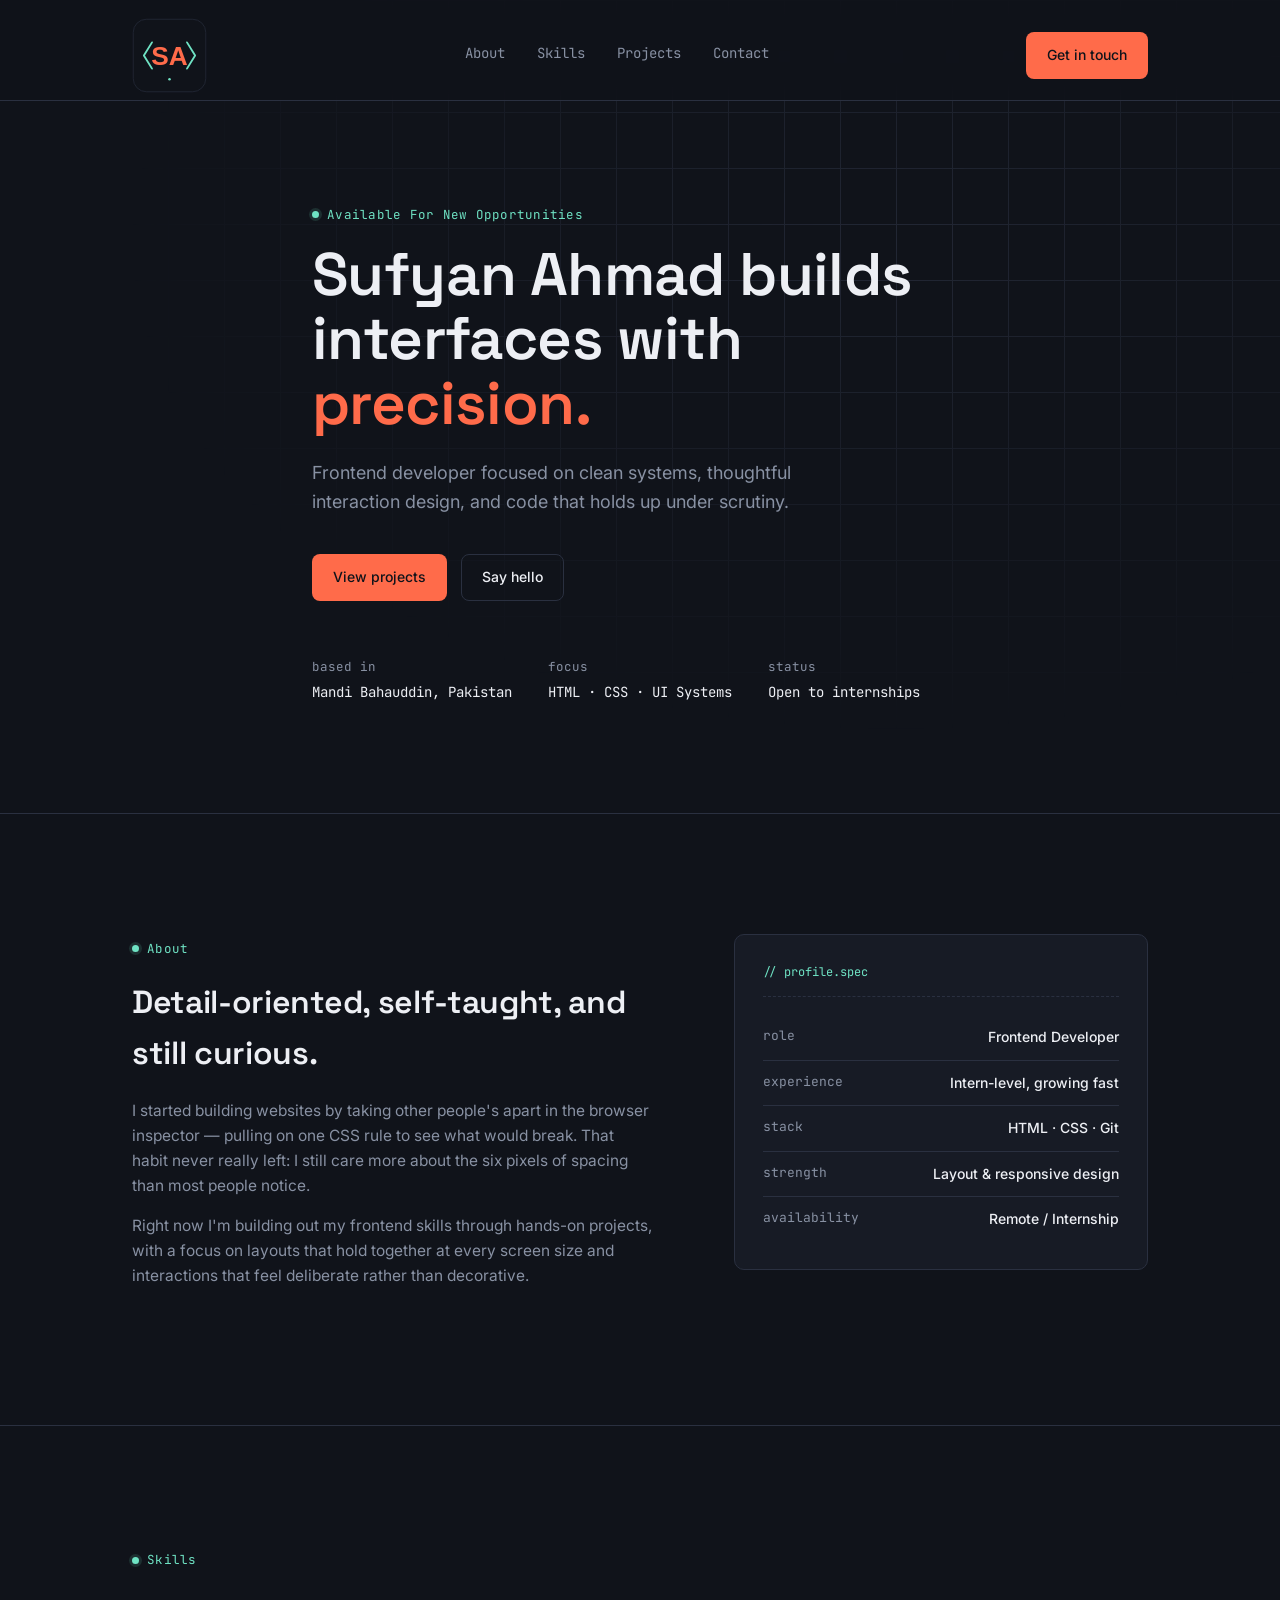
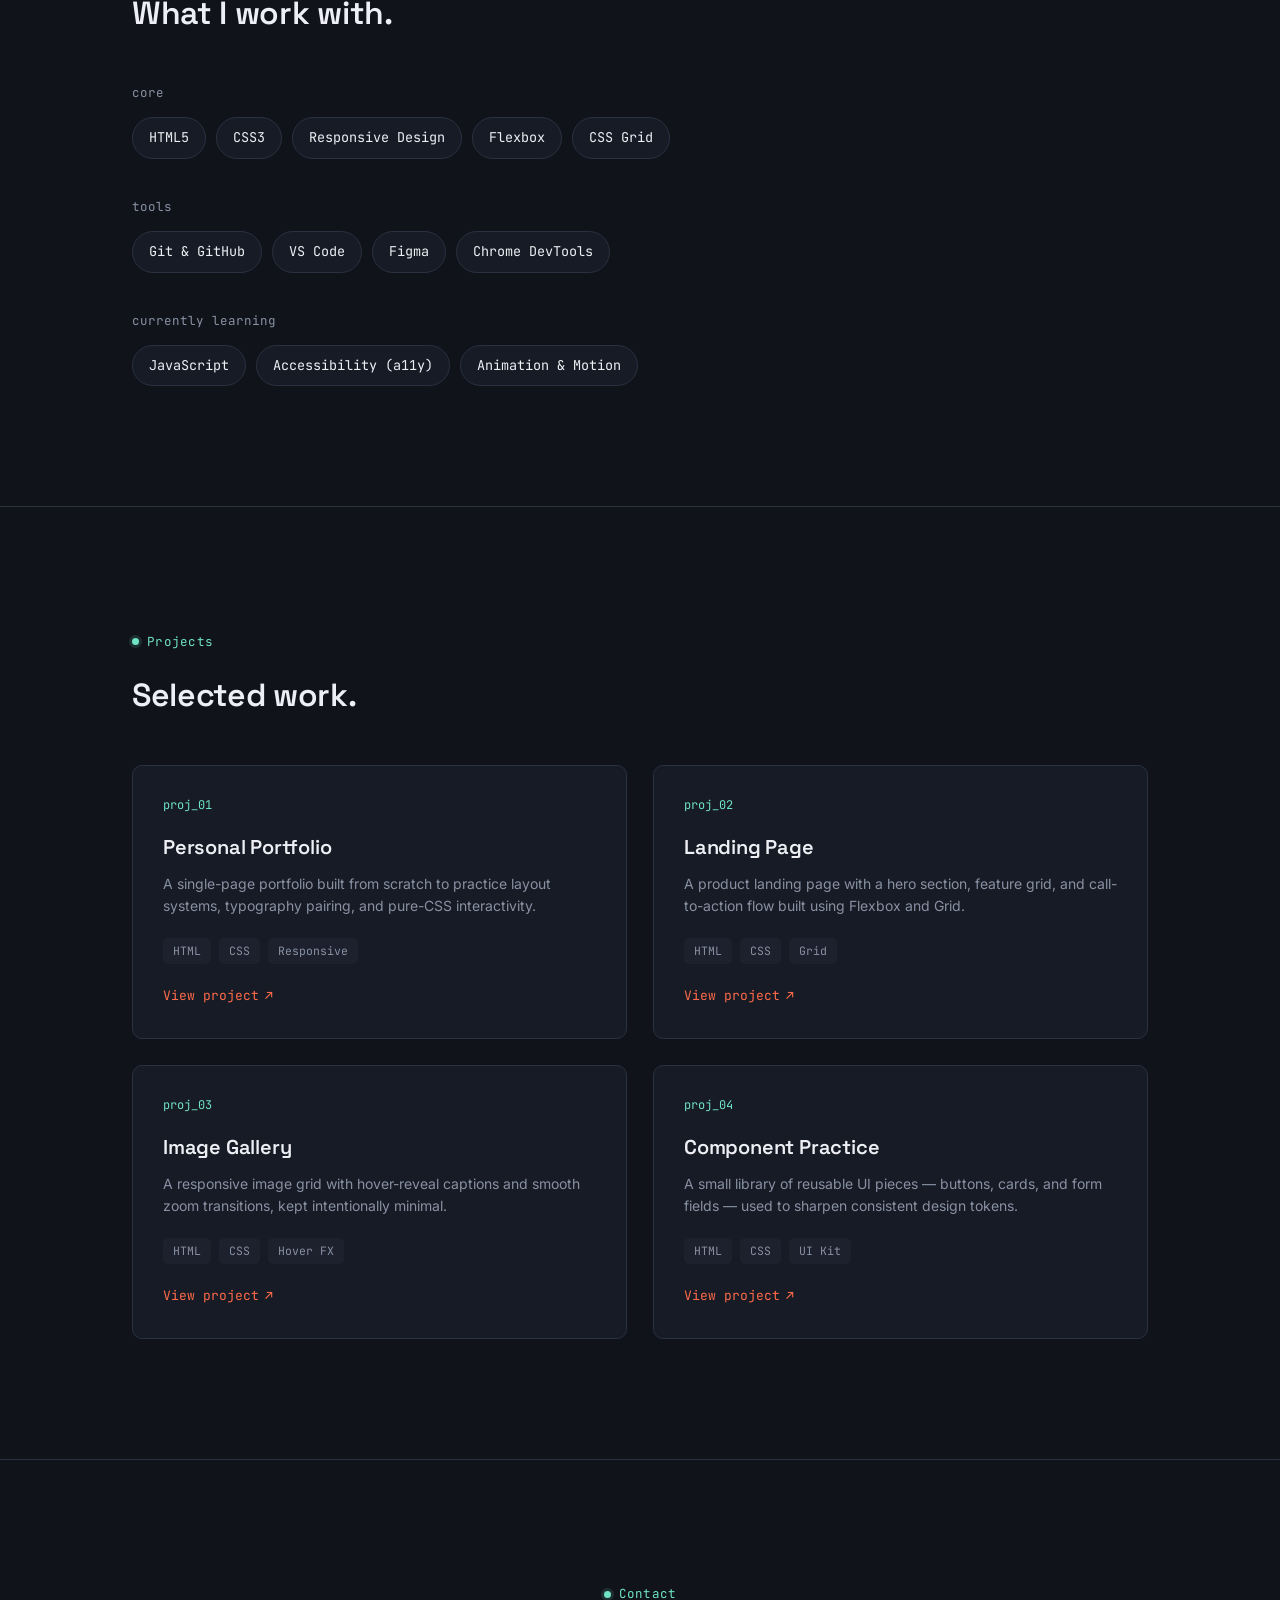
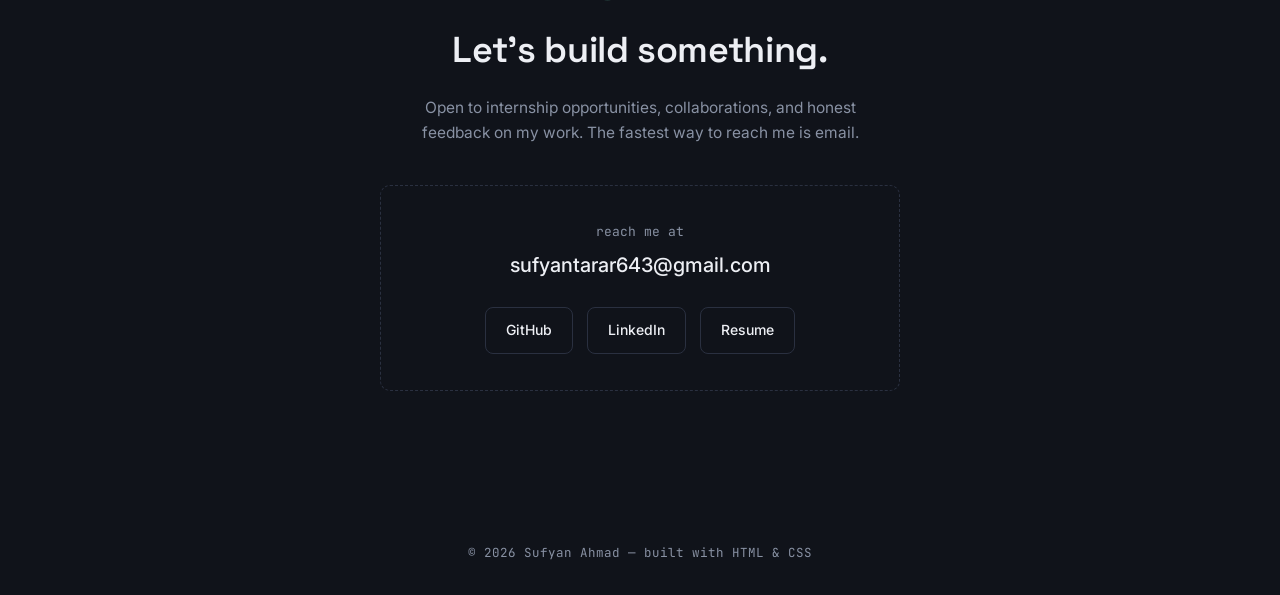
<file: index.html>
<!DOCTYPE html>
<html lang="en">
<head>
<meta charset="UTF-8">
<meta name="viewport" content="width=device-width, initial-scale=1.0">
<title>Alex Rivera — Frontend Developer</title>
<link rel="preconnect" href="https://fonts.googleapis.com">
<link rel="preconnect" href="https://fonts.gstatic.com" crossorigin>
<link href="https://fonts.googleapis.com/css2?family=Space+Grotesk:wght@400;500;600;700&family=Inter:wght@400;500;600&family=JetBrains+Mono:wght@400;500&display=swap" rel="stylesheet">
<link rel="stylesheet" href="style.css">
</head>
<body>

  <header>
    <nav class="wrap">
      <div class="logo"><img src="logo-sa.svg" alt="SA logo" style="height: 75px; width: 75px;"></div>
      <div class="nav-links">
        <a href="#about">About</a>
        <a href="#skills">Skills</a>
        <a href="#projects">Projects</a>
        <a href="#contact">Contact</a>
      </div>
      <a href="#contact" class="btn btn-primary">Get in touch</a>
    </nav>
  </header>

  <section class="hero">
    <div class="wrap hero-inner">
      <span class="eyebrow">Available for new opportunities</span>
      <h1>Sufyan Ahmad builds<br>interfaces with <span class="accent">precision.</span></h1>
      <p class="lead">Frontend developer focused on clean systems, thoughtful interaction design, and code that holds up under scrutiny.</p>
      <div class="hero-actions">
        <a href="#projects" class="btn btn-primary">View projects</a>
        <a href="#contact" class="btn btn-ghost">Say hello</a>
      </div>
      <div class="hero-meta">
        <div>based in<span>Mandi Bahauddin, Pakistan</span></div>
        <div>focus<span>HTML · CSS · UI Systems</span></div>
        <div>status<span>Open to internships</span></div>
      </div>
    </div>
  </section>

  <section id="about">
    <div class="wrap about-grid">
      <div>
        <span class="eyebrow">About</span>
        <h2>Detail-oriented, self-taught, and still curious.</h2>
        <p>I started building websites by taking other people's apart in the browser inspector — pulling on one CSS rule to see what would break. That habit never really left: I still care more about the six pixels of spacing than most people notice.</p>
        <p>Right now I'm building out my frontend skills through hands-on projects, with a focus on layouts that hold together at every screen size and interactions that feel deliberate rather than decorative.</p>
      </div>
      <div class="spec-sheet">
        <div class="spec-title">// profile.spec</div>
        <div class="spec-row"><span class="k">role</span><span class="v">Frontend Developer</span></div>
        <div class="spec-row"><span class="k">experience</span><span class="v">Intern-level, growing fast</span></div>
        <div class="spec-row"><span class="k">stack</span><span class="v">HTML · CSS · Git</span></div>
        <div class="spec-row"><span class="k">strength</span><span class="v">Layout & responsive design</span></div>
        <div class="spec-row"><span class="k">availability</span><span class="v">Remote / Internship</span></div>
      </div>
    </div>
  </section>

  <section id="skills">
    <div class="wrap">
      <span class="eyebrow">skills</span>
      <h2 style="font-size:32px; margin-bottom:44px;">What I work with.</h2>

      <div class="skills-cat">
        <span class="cat-label">core</span>
        <div class="pill-row">
          <span class="pill">HTML5</span>
          <span class="pill">CSS3</span>
          <span class="pill">Responsive Design</span>
          <span class="pill">Flexbox</span>
          <span class="pill">CSS Grid</span>
        </div>
      </div>

      <div class="skills-cat">
        <span class="cat-label">tools</span>
        <div class="pill-row">
          <span class="pill">Git & GitHub</span>
          <span class="pill">VS Code</span>
          <span class="pill">Figma</span>
          <span class="pill">Chrome DevTools</span>
        </div>
      </div>

      <div class="skills-cat">
        <span class="cat-label">currently learning</span>
        <div class="pill-row">
          <span class="pill">JavaScript</span>
          <span class="pill">Accessibility (a11y)</span>
          <span class="pill">Animation & Motion</span>
        </div>
      </div>
    </div>
  </section>

  <section id="projects">
    <div class="wrap">
      <span class="eyebrow">projects</span>
      <h2 style="font-size:32px;">Selected work.</h2>

      <div class="project-grid">
        <div class="project-card">
          <span class="project-index mono">proj_01</span>
          <h3>Personal Portfolio</h3>
          <p>A single-page portfolio built from scratch to practice layout systems, typography pairing, and pure-CSS interactivity.</p>
          <div class="tag-row"><span class="tag">HTML</span><span class="tag">CSS</span><span class="tag">Responsive</span></div>
          <a href="#" class="project-link">View project <span class="arrow">↗</span></a>
        </div>

        <div class="project-card">
          <span class="project-index mono">proj_02</span>
          <h3>Landing Page</h3>
          <p>A product landing page with a hero section, feature grid, and call-to-action flow built using Flexbox and Grid.</p>
          <div class="tag-row"><span class="tag">HTML</span><span class="tag">CSS</span><span class="tag">Grid</span></div>
          <a href="#" class="project-link">View project <span class="arrow">↗</span></a>
        </div>

        <div class="project-card">
          <span class="project-index mono">proj_03</span>
          <h3>Image Gallery</h3>
          <p>A responsive image grid with hover-reveal captions and smooth zoom transitions, kept intentionally minimal.</p>
          <div class="tag-row"><span class="tag">HTML</span><span class="tag">CSS</span><span class="tag">Hover FX</span></div>
          <a href="#" class="project-link">View project <span class="arrow">↗</span></a>
        </div>

        <div class="project-card">
          <span class="project-index mono">proj_04</span>
          <h3>Component Practice</h3>
          <p>A small library of reusable UI pieces — buttons, cards, and form fields — used to sharpen consistent design tokens.</p>
          <div class="tag-row"><span class="tag">HTML</span><span class="tag">CSS</span><span class="tag">UI Kit</span></div>
          <a href="#" class="project-link">View project <span class="arrow">↗</span></a>
        </div>
      </div>
    </div>
  </section>

  <section id="contact" class="contact-section">
    <div class="wrap">
      <span class="eyebrow">contact</span>
      <h2>Let's build something.</h2>
      <p>Open to internship opportunities, collaborations, and honest feedback on my work. The fastest way to reach me is email.</p>
      <div class="contact-card">
        <div class="mono" style="font-size:13px; color:var(--text-muted); margin-bottom:6px;">reach me at</div>
        <a href="mailto:alex.rivera@example.com" style="font-size:20px; font-weight:500;">sufyantarar643@gmail.com</a>
        <div class="contact-links">
          <a href="https://github.com/sufyan643" class="btn btn-ghost"  rel="noopener noreferrer" >GitHub</a>
          <a href="https://www.linkedin.com/in/sufyan-tarar-206101359/"  target="_blank"  rel="noopener noreferrer"    class="btn btn-ghost">LinkedIn</a>
          <a href="#" class="btn btn-ghost">Resume</a>
        </div>
      </div>
    </div>
  </section>

  <footer>
    <div class="wrap">© 2026 Sufyan Ahmad — built with HTML & CSS</div>
  </footer>

</body>
</html>
</file>
<file: style.css>
/* ============ Design tokens ============ */
:root{
  --bg:            #10131a;
  --surface:       #171b25;
  --surface-2:     #1c212d;
  --line:          #2a3040;
  --text:          #edeff4;
  --text-muted:    #8891a3;
  --accent:        #ff6b4a;   /* coral — CTAs, primary interactive */
  --accent-soft:   #ff6b4a22;
  --mint:          #6fe3c4;   /* mint — spec tags, annotations */
  --mint-soft:     #6fe3c422;
  --radius:        10px;
}

*{ margin:0; padding:0; box-sizing:border-box; }

html{ scroll-behavior:smooth; }

body{
  background:var(--bg);
  color:var(--text);
  font-family:'Inter', sans-serif;
  line-height:1.6;
  -webkit-font-smoothing:antialiased;
}

h1,h2,h3{ font-family:'Space Grotesk', sans-serif; font-weight:600; letter-spacing:-0.01em; }

a{ color:inherit; text-decoration:none; }

.mono{ font-family:'JetBrains Mono', monospace; }

.wrap{
  max-width:1080px;
  margin:0 auto;
  padding:0 32px;
}

section{ padding:120px 0; border-bottom:1px solid var(--line); }

.eyebrow{
  font-family:'JetBrains Mono', monospace;
  font-size:12.5px;
  color:var(--mint);
  text-transform: CAPITALIZE;
  letter-spacing:0.02em;
  display:inline-flex;
  align-items:center;
  gap:8px;
  margin-bottom:18px;
}
.eyebrow::before{
  content:"";
  width:7px; height:7px;
  border-radius:50%;
  background:var(--mint);
  box-shadow:0 0 0 3px var(--mint-soft);
}

/* ============ Nav ============ */
header{
  position:fixed;
  top:0; left:0; right:0;
  z-index:100;
  backdrop-filter:blur(10px);
  background:rgba(16,19,26,0.82);
  border-bottom:1px solid var(--line);
}
nav.wrap{
  display:flex;
  align-items:center;
  justify-content:space-between;
  padding-top:18px;
  padding-bottom:7px;
  flex-wrap:wrap;
  gap:14px;
}
.logo{
  font-family:'JetBrains Mono', monospace;
  font-size:15px;
  font-weight:500;
  display:flex;
  align-items:center;
  gap:8px;
}
.logo span{ color:var(--accent); }
.nav-links{
  display:flex;
  gap:32px;
  font-size:14px;
  font-family:'JetBrains Mono', monospace;
}
.nav-links a{
  color:var(--text-muted);
  position:relative;
  padding-bottom:4px;
  transition:color .2s ease;
}
.nav-links a::after{
  content:"";
  position:absolute;
  left:0; bottom:0;
  width:0%; height:1px;
  background:var(--accent);
  transition:width .25s ease;
}
.nav-links a:hover{ color:var(--text); }
.nav-links a:hover::after{ width:100%; }

.btn{
  display:inline-flex;
  align-items:center;
  gap:8px;
  padding:11px 20px;
  border-radius:8px;
  font-size:14px;
  font-weight:500;
  border:1px solid transparent;
  transition:all .2s ease;
  cursor:pointer;
}
.btn-primary{
  background:var(--accent);
  color:#10131a;
}
.btn-primary:hover{
  background:#ff8467;
  transform:translateY(-2px);
  box-shadow:0 8px 20px -6px var(--accent-soft);
}
.btn-ghost{
  border-color:var(--line);
  color:var(--text);
}
.btn-ghost:hover{
  border-color:var(--mint);
  color:var(--mint);
  transform:translateY(-2px);
}

/* ============ Hero ============ */
.hero{
  padding-top:200px;
  padding-bottom:110px;
  position:relative;
  overflow:hidden;
  border-bottom:1px solid var(--line);
}
.hero::before{
  content:"";
  position:absolute;
  inset:0;
  background-image:
    linear-gradient(var(--line) 1px, transparent 1px),
    linear-gradient(90deg, var(--line) 1px, transparent 1px);
  background-size:56px 56px;
  -webkit-mask-image:radial-gradient(ellipse 60% 60% at 70% 30%, black, transparent);
          mask-image:radial-gradient(ellipse 60% 60% at 70% 30%, black, transparent);
  opacity:0.7;
}
.hero-inner{ position:relative; max-width:720px; }
.hero h1{
  font-size:clamp(38px, 6vw, 60px);
  line-height:1.08;
  margin-bottom:22px;
}
.hero h1 .accent{ color:var(--accent); }
.hero p.lead{
  font-size:18px;
  color:var(--text-muted);
  max-width:520px;
  margin-bottom:38px;
}
.hero-actions{ display:flex; gap:14px; flex-wrap:wrap; margin-bottom:56px; }

.hero-meta{
  display:flex;
  gap:36px;
  flex-wrap:wrap;
  font-family:'JetBrains Mono', monospace;
  font-size:12.5px;
  color:var(--text-muted);
}
.hero-meta div span{ display:block; color:var(--text); font-size:14px; margin-top:4px; }

/* ============ About ============ */
.about-grid{
  display:grid;
  grid-template-columns:1.3fr 1fr;
  gap:64px;
  align-items:start;
}
.about-grid h2{ font-size:32px; margin-bottom:20px; }
.about-grid p{ color:var(--text-muted); font-size:15.5px; margin-bottom:16px; max-width:520px; }

.spec-sheet{
  background:var(--surface);
  border:1px solid var(--line);
  border-radius:var(--radius);
  padding:28px;
}
.spec-sheet .spec-title{
  font-family:'JetBrains Mono', monospace;
  font-size:12px;
  color:var(--mint);
  margin-bottom:18px;
  padding-bottom:14px;
  border-bottom:1px dashed var(--line);
}
.spec-row{
  display:flex;
  justify-content:space-between;
  padding:11px 0;
  border-bottom:1px solid var(--line);
  font-size:14px;
}
.spec-row:last-child{ border-bottom:none; }
.spec-row .k{ color:var(--text-muted); font-family:'JetBrains Mono', monospace; font-size:13px; }
.spec-row .v{ font-weight:500; }

/* ============ Skills ============ */
.skills-cat{ margin-bottom:38px; }
.skills-cat:last-child{ margin-bottom:0; }
.skills-cat .cat-label{
  font-family:'JetBrains Mono', monospace;
  font-size:12.5px;
  color:var(--text-muted);
  margin-bottom:14px;
  display:block;
}
.pill-row{ display:flex; flex-wrap:wrap; gap:10px; }
.pill{
  padding:9px 16px;
  border:1px solid var(--line);
  border-radius:100px;
  font-size:13.5px;
  font-family:'JetBrains Mono', monospace;
  color:var(--text);
  background:var(--surface);
  transition:all .2s ease;
  cursor:default;
}
.pill:hover{
  border-color:var(--accent);
  color:var(--accent);
  transform:translateY(-3px);
  background:var(--surface-2);
}

/* ============ Projects ============ */
.project-grid{
  display:grid;
  grid-template-columns:repeat(2, 1fr);
  gap:26px;
  margin-top:44px;
}
.project-card{
  position:relative;
  background:var(--surface);
  border:1px solid var(--line);
  border-radius:var(--radius);
  padding:30px;
  overflow:hidden;
  transition:border-color .25s ease, transform .25s ease;
}
.project-card:hover{
  border-color:transparent;
  transform:translateY(-4px);
}
/* inspector-style dashed frame that reveals on hover */
.project-card::before{
  content:"";
  position:absolute;
  inset:8px;
  border:1px dashed var(--mint);
  border-radius:6px;
  opacity:0;
  transition:opacity .25s ease;
  pointer-events:none;
}
.project-card:hover::before{ opacity:1; }
/* corner brackets */
.project-card::after{
  content:"";
  position:absolute;
  top:8px; left:8px;
  width:14px; height:14px;
  border-top:2px solid var(--mint);
  border-left:2px solid var(--mint);
  opacity:0;
  transition:opacity .25s ease;
}
.project-card:hover::after{ opacity:1; }

.project-index{
  font-family:'JetBrains Mono', monospace;
  font-size:12px;
  color:var(--mint);
  margin-bottom:16px;
  display:block;
}
.project-card h3{ font-size:20px; margin-bottom:10px; }
.project-card p{ color:var(--text-muted); font-size:14px; margin-bottom:20px; }
.tag-row{ display:flex; flex-wrap:wrap; gap:8px; margin-bottom:18px; }
.tag{
  font-family:'JetBrains Mono', monospace;
  font-size:11.5px;
  padding:4px 10px;
  border-radius:5px;
  background:var(--surface-2);
  color:var(--text-muted);
}
.project-link{
  font-family:'JetBrains Mono', monospace;
  font-size:13px;
  color:var(--accent);
  display:inline-flex;
  align-items:center;
  gap:6px;
}
.project-link .arrow{ transition:transform .2s ease; }
.project-card:hover .project-link .arrow{ transform:translate(3px,-3px); }

/* ============ Contact ============ */
.contact-section{ border-bottom:none; text-align:center; }
.contact-section h2{ font-size:36px; margin-bottom:16px; }
.contact-section p{ color:var(--text-muted); max-width:460px; margin:0 auto 40px; font-size:15.5px; }
.contact-card{
  max-width:520px;
  margin:0 auto;
  border:1px dashed var(--line);
  border-radius:var(--radius);
  padding:36px;
}
.contact-links{
  display:flex;
  justify-content:center;
  gap:14px;
  flex-wrap:wrap;
  margin-top:26px;
}

footer{
  padding:32px 0;
  text-align:center;
  font-family:'JetBrains Mono', monospace;
  font-size:12.5px;
  color:var(--text-muted);
}

/* ============ Responsive ============ */
@media (max-width:760px){
  section{ padding:80px 0; }
  .hero{ padding-top:150px; padding-bottom:80px; }
  .about-grid{ grid-template-columns:1fr; gap:36px; }
  .project-grid{ grid-template-columns:1fr; }
  nav.wrap{ justify-content:center; text-align:center; }
  .nav-links{ gap:20px; justify-content:center; }
  .hero-meta{ gap:24px; }
}

@media (prefers-reduced-motion: reduce){
  *{ transition:none !important; scroll-behavior:auto !important; }
}
</file>
